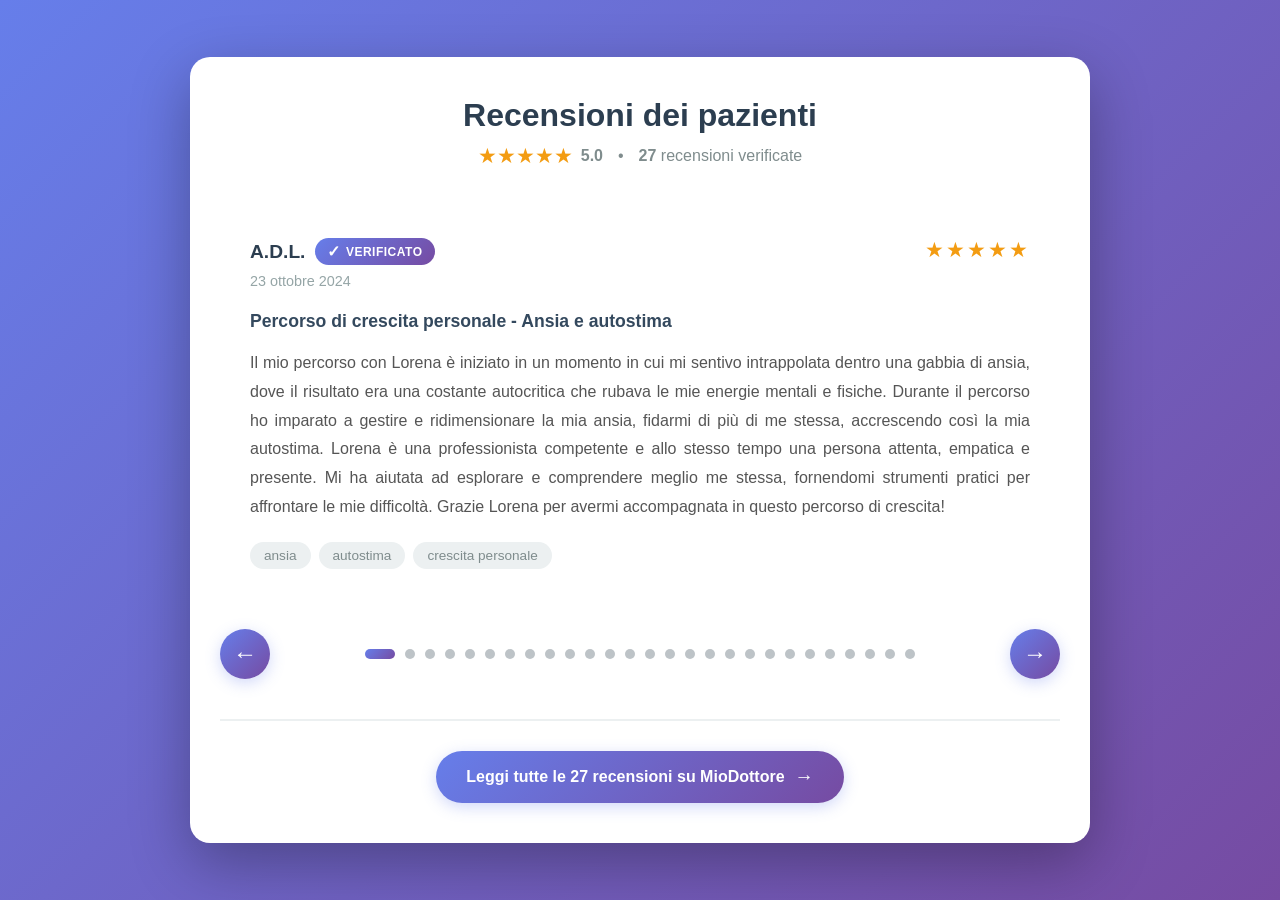
<file: reviews-carousel.html>
<!DOCTYPE html>
<html lang="it">
<head>
    <meta charset="UTF-8">
    <meta name="viewport" content="width=device-width, initial-scale=1.0">
    <title>Recensioni - Dott.ssa Lorena Ghiotto</title>
    <style>
        * {
            margin: 0;
            padding: 0;
            box-sizing: border-box;
        }

        body {
            font-family: -apple-system, BlinkMacSystemFont, 'Segoe UI', Roboto, 'Helvetica Neue', Arial, sans-serif;
            background: linear-gradient(135deg, #667eea 0%, #764ba2 100%);
            min-height: 100vh;
            display: flex;
            align-items: center;
            justify-content: center;
            padding: 20px;
        }

        .reviews-section {
            width: 100%;
            max-width: 900px;
            background: white;
            border-radius: 20px;
            box-shadow: 0 20px 60px rgba(0, 0, 0, 0.3);
            padding: 40px 30px;
        }

        .reviews-header {
            text-align: center;
            margin-bottom: 40px;
        }

        .reviews-header h2 {
            font-size: 2rem;
            color: #2c3e50;
            margin-bottom: 10px;
        }

        .reviews-stats {
            display: flex;
            align-items: center;
            justify-content: center;
            gap: 15px;
            color: #7f8c8d;
            font-size: 1rem;
            flex-wrap: wrap;
        }

        .rating-summary {
            display: flex;
            align-items: center;
            gap: 8px;
        }

        .stars-display {
            color: #f39c12;
            font-size: 1.3rem;
        }

        /* Carousel Container */
        .carousel-container {
            position: relative;
            overflow: hidden;
            margin-bottom: 30px;
        }

        .carousel-track {
            display: flex;
            transition: transform 0.5s cubic-bezier(0.4, 0, 0.2, 1);
        }

        .review-card {
            min-width: 100%;
            padding: 30px;
            opacity: 0;
            transform: scale(0.95);
            transition: opacity 0.5s ease, transform 0.5s ease;
        }

        .review-card.active {
            opacity: 1;
            transform: scale(1);
        }

        .review-header {
            display: flex;
            justify-content: space-between;
            align-items: start;
            margin-bottom: 20px;
            flex-wrap: wrap;
            gap: 15px;
        }

        .review-author {
            display: flex;
            flex-direction: column;
            gap: 8px;
        }

        .author-name {
            font-size: 1.2rem;
            font-weight: 600;
            color: #2c3e50;
            display: flex;
            align-items: center;
            gap: 10px;
        }

        .verified-badge {
            display: inline-flex;
            align-items: center;
            gap: 5px;
            background: linear-gradient(135deg, #667eea 0%, #764ba2 100%);
            color: white;
            padding: 4px 12px;
            border-radius: 20px;
            font-size: 0.75rem;
            font-weight: 600;
            text-transform: uppercase;
            letter-spacing: 0.5px;
        }

        .verified-badge::before {
            content: "✓";
            font-size: 1rem;
            font-weight: bold;
        }

        .review-date {
            color: #95a5a6;
            font-size: 0.9rem;
        }

        .review-rating {
            display: flex;
            align-items: center;
            gap: 10px;
        }

        .stars {
            color: #f39c12;
            font-size: 1.3rem;
            letter-spacing: 2px;
        }

        .review-title {
            font-size: 1.1rem;
            font-weight: 600;
            color: #34495e;
            margin-bottom: 15px;
            line-height: 1.4;
        }

        .review-text {
            color: #555;
            line-height: 1.8;
            font-size: 1rem;
            text-align: justify;
        }

        .review-categories {
            display: flex;
            flex-wrap: wrap;
            gap: 8px;
            margin-top: 20px;
        }

        .category-tag {
            background: #ecf0f1;
            color: #7f8c8d;
            padding: 6px 14px;
            border-radius: 20px;
            font-size: 0.85rem;
            font-weight: 500;
        }

        /* Navigation Controls */
        .carousel-controls {
            display: flex;
            justify-content: space-between;
            align-items: center;
            margin-top: 30px;
            gap: 20px;
        }

        .carousel-arrow {
            background: linear-gradient(135deg, #667eea 0%, #764ba2 100%);
            color: white;
            border: none;
            width: 50px;
            height: 50px;
            border-radius: 50%;
            cursor: pointer;
            font-size: 1.5rem;
            display: flex;
            align-items: center;
            justify-content: center;
            transition: transform 0.2s ease, box-shadow 0.2s ease;
            box-shadow: 0 4px 15px rgba(102, 126, 234, 0.3);
        }

        .carousel-arrow:hover {
            transform: scale(1.1);
            box-shadow: 0 6px 20px rgba(102, 126, 234, 0.5);
        }

        .carousel-arrow:active {
            transform: scale(0.95);
        }

        .carousel-arrow:disabled {
            opacity: 0.3;
            cursor: not-allowed;
            transform: scale(1);
        }

        /* Dots Navigation */
        .carousel-dots {
            display: flex;
            gap: 10px;
            justify-content: center;
            flex-wrap: wrap;
        }

        .dot {
            width: 10px;
            height: 10px;
            border-radius: 50%;
            background: #bdc3c7;
            cursor: pointer;
            transition: all 0.3s ease;
            border: none;
            padding: 0;
        }

        .dot.active {
            background: linear-gradient(135deg, #667eea 0%, #764ba2 100%);
            width: 30px;
            border-radius: 5px;
        }

        .dot:hover {
            background: #95a5a6;
        }

        .dot.active:hover {
            background: linear-gradient(135deg, #667eea 0%, #764ba2 100%);
        }

        /* Footer Link */
        .reviews-footer {
            text-align: center;
            margin-top: 40px;
            padding-top: 30px;
            border-top: 2px solid #ecf0f1;
        }

        .miodottore-link {
            display: inline-flex;
            align-items: center;
            gap: 10px;
            background: linear-gradient(135deg, #667eea 0%, #764ba2 100%);
            color: white;
            text-decoration: none;
            padding: 15px 30px;
            border-radius: 30px;
            font-weight: 600;
            font-size: 1rem;
            transition: transform 0.2s ease, box-shadow 0.2s ease;
            box-shadow: 0 4px 15px rgba(102, 126, 234, 0.3);
        }

        .miodottore-link:hover {
            transform: translateY(-2px);
            box-shadow: 0 6px 20px rgba(102, 126, 234, 0.5);
        }

        .miodottore-link::after {
            content: "→";
            font-size: 1.2rem;
        }

        /* Responsive Design */
        @media (max-width: 768px) {
            .reviews-section {
                padding: 30px 20px;
                border-radius: 15px;
            }

            .reviews-header h2 {
                font-size: 1.5rem;
            }

            .review-card {
                padding: 20px 10px;
            }

            .review-header {
                flex-direction: column;
            }

            .carousel-arrow {
                width: 45px;
                height: 45px;
                font-size: 1.3rem;
            }

            .carousel-controls {
                gap: 10px;
            }

            .carousel-dots {
                gap: 8px;
            }

            .miodottore-link {
                padding: 12px 24px;
                font-size: 0.9rem;
            }
        }

        @media (max-width: 480px) {
            body {
                padding: 10px;
            }

            .reviews-section {
                padding: 20px 15px;
            }

            .reviews-header h2 {
                font-size: 1.3rem;
            }

            .review-title {
                font-size: 1rem;
            }

            .review-text {
                font-size: 0.95rem;
            }

            .carousel-arrow {
                width: 40px;
                height: 40px;
                font-size: 1.2rem;
            }
        }

        /* Loading State */
        .loading {
            text-align: center;
            padding: 40px;
            color: #7f8c8d;
            font-size: 1.1rem;
        }

        /* Animation */
        @keyframes fadeIn {
            from {
                opacity: 0;
                transform: translateY(20px);
            }
            to {
                opacity: 1;
                transform: translateY(0);
            }
        }

        .reviews-section {
            animation: fadeIn 0.6s ease;
        }
    </style>
</head>
<body>
    <div class="reviews-section">
        <div class="reviews-header">
            <h2>Recensioni dei pazienti</h2>
            <div class="reviews-stats">
                <div class="rating-summary">
                    <span class="stars-display">★★★★★</span>
                    <strong id="averageRating">5.0</strong>
                </div>
                <span>•</span>
                <span><strong id="totalReviews">27</strong> recensioni verificate</span>
            </div>
        </div>

        <div class="carousel-container" id="carouselContainer">
            <div class="loading">Caricamento recensioni...</div>
        </div>

        <div class="carousel-controls" id="carouselControls" style="display: none;">
            <button class="carousel-arrow" id="prevBtn" aria-label="Recensione precedente">←</button>
            <div class="carousel-dots" id="carouselDots"></div>
            <button class="carousel-arrow" id="nextBtn" aria-label="Recensione successiva">→</button>
        </div>

        <div class="reviews-footer">
            <a href="https://www.miodottore.it/lorena-ghiotto/psicologo-psicoterapeuta/montemerlo" 
               class="miodottore-link" 
               target="_blank" 
               rel="noopener noreferrer">
                Leggi tutte le 27 recensioni su MioDottore
            </a>
        </div>
    </div>

    <script>
        class ReviewsCarousel {
            constructor() {
                this.currentIndex = 0;
                this.reviews = [];
                this.autoPlayInterval = null;
                this.autoPlayDelay = 5000; // 5 seconds
                this.isPaused = false;
                
                this.init();
            }

            async init() {
                await this.loadReviews();
                this.setupCarousel();
                this.setupEventListeners();
                this.startAutoPlay();
            }

            async loadReviews() {
                try {
                    const response = await fetch('reviews_complete.json');
                    const data = await response.json();
                    this.reviews = data.reviews;
                    
                    // Update stats
                    document.getElementById('averageRating').textContent = data.statistics.average_rating.toFixed(1);
                    document.getElementById('totalReviews').textContent = data.statistics.total_reviews;
                } catch (error) {
                    console.error('Error loading reviews:', error);
                    document.getElementById('carouselContainer').innerHTML = 
                        '<div class="loading">Errore nel caricamento delle recensioni.</div>';
                }
            }

            setupCarousel() {
                const container = document.getElementById('carouselContainer');
                const controls = document.getElementById('carouselControls');
                const dotsContainer = document.getElementById('carouselDots');

                // Create carousel track
                const track = document.createElement('div');
                track.className = 'carousel-track';
                track.id = 'carouselTrack';

                // Create review cards
                this.reviews.forEach((review, index) => {
                    const card = this.createReviewCard(review, index);
                    track.appendChild(card);
                });

                container.innerHTML = '';
                container.appendChild(track);
                controls.style.display = 'flex';

                // Create dots
                this.reviews.forEach((_, index) => {
                    const dot = document.createElement('button');
                    dot.className = 'dot';
                    dot.setAttribute('aria-label', `Vai alla recensione ${index + 1}`);
                    dot.addEventListener('click', () => this.goToSlide(index));
                    dotsContainer.appendChild(dot);
                });

                // Show first review
                this.showReview(0);
            }

            createReviewCard(review, index) {
                const card = document.createElement('div');
                card.className = 'review-card';
                card.setAttribute('data-index', index);

                const stars = '★'.repeat(review.rating) + '☆'.repeat(5 - review.rating);
                const date = new Date(review.date).toLocaleDateString('it-IT', {
                    year: 'numeric',
                    month: 'long',
                    day: 'numeric'
                });

                const categories = review.categories
                    .map(cat => `<span class="category-tag">${cat}</span>`)
                    .join('');

                card.innerHTML = `
                    <div class="review-header">
                        <div class="review-author">
                            <div class="author-name">
                                ${review.author}
                                ${review.verified ? '<span class="verified-badge">Verificato</span>' : ''}
                            </div>
                            <div class="review-date">${date}</div>
                        </div>
                        <div class="review-rating">
                            <span class="stars">${stars}</span>
                        </div>
                    </div>
                    <div class="review-title">${review.title}</div>
                    <div class="review-text">${review.text}</div>
                    <div class="review-categories">${categories}</div>
                `;

                return card;
            }

            showReview(index) {
                const cards = document.querySelectorAll('.review-card');
                const dots = document.querySelectorAll('.dot');

                // Remove active class from all
                cards.forEach(card => card.classList.remove('active'));
                dots.forEach(dot => dot.classList.remove('active'));

                // Add active class to current
                if (cards[index]) {
                    cards[index].classList.add('active');
                }
                if (dots[index]) {
                    dots[index].classList.add('active');
                }

                this.currentIndex = index;
            }

            goToSlide(index) {
                this.showReview(index);
                this.resetAutoPlay();
            }

            nextReview() {
                const nextIndex = (this.currentIndex + 1) % this.reviews.length;
                this.goToSlide(nextIndex);
            }

            prevReview() {
                const prevIndex = (this.currentIndex - 1 + this.reviews.length) % this.reviews.length;
                this.goToSlide(prevIndex);
            }

            setupEventListeners() {
                const prevBtn = document.getElementById('prevBtn');
                const nextBtn = document.getElementById('nextBtn');
                const container = document.getElementById('carouselContainer');

                prevBtn.addEventListener('click', () => this.prevReview());
                nextBtn.addEventListener('click', () => this.nextReview());

                // Pause on hover
                container.addEventListener('mouseenter', () => this.pauseAutoPlay());
                container.addEventListener('mouseleave', () => this.resumeAutoPlay());

                // Keyboard navigation
                document.addEventListener('keydown', (e) => {
                    if (e.key === 'ArrowLeft') this.prevReview();
                    if (e.key === 'ArrowRight') this.nextReview();
                });

                // Touch swipe support
                let touchStartX = 0;
                let touchEndX = 0;

                container.addEventListener('touchstart', (e) => {
                    touchStartX = e.changedTouches[0].screenX;
                });

                container.addEventListener('touchend', (e) => {
                    touchEndX = e.changedTouches[0].screenX;
                    this.handleSwipe();
                });

                const handleSwipe = () => {
                    const swipeThreshold = 50;
                    const diff = touchStartX - touchEndX;

                    if (Math.abs(diff) > swipeThreshold) {
                        if (diff > 0) {
                            this.nextReview();
                        } else {
                            this.prevReview();
                        }
                    }
                };

                this.handleSwipe = handleSwipe;
            }

            startAutoPlay() {
                this.autoPlayInterval = setInterval(() => {
                    if (!this.isPaused) {
                        this.nextReview();
                    }
                }, this.autoPlayDelay);
            }

            pauseAutoPlay() {
                this.isPaused = true;
            }

            resumeAutoPlay() {
                this.isPaused = false;
            }

            resetAutoPlay() {
                clearInterval(this.autoPlayInterval);
                this.startAutoPlay();
            }

            stopAutoPlay() {
                clearInterval(this.autoPlayInterval);
            }
        }

        // Initialize carousel when DOM is ready
        if (document.readyState === 'loading') {
            document.addEventListener('DOMContentLoaded', () => {
                new ReviewsCarousel();
            });
        } else {
            new ReviewsCarousel();
        }
    </script>
</body>
</html>
</file>
